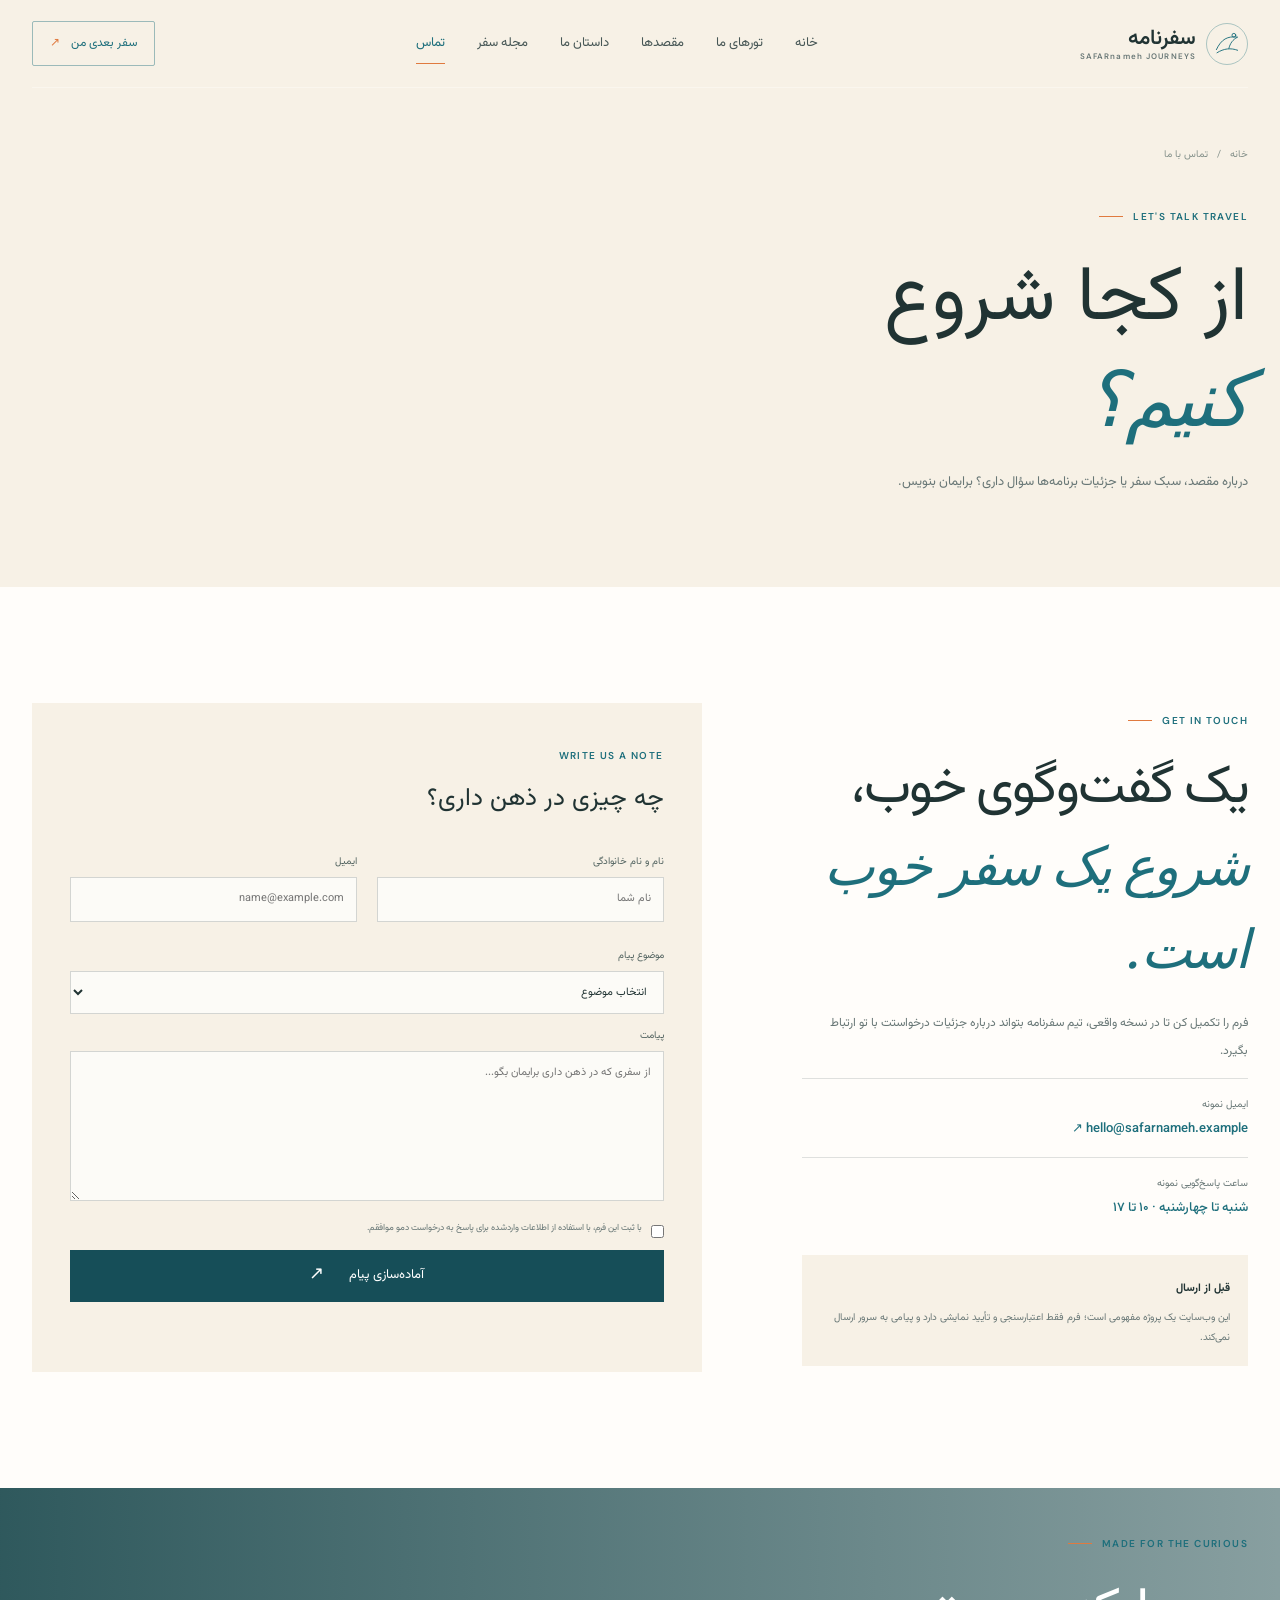
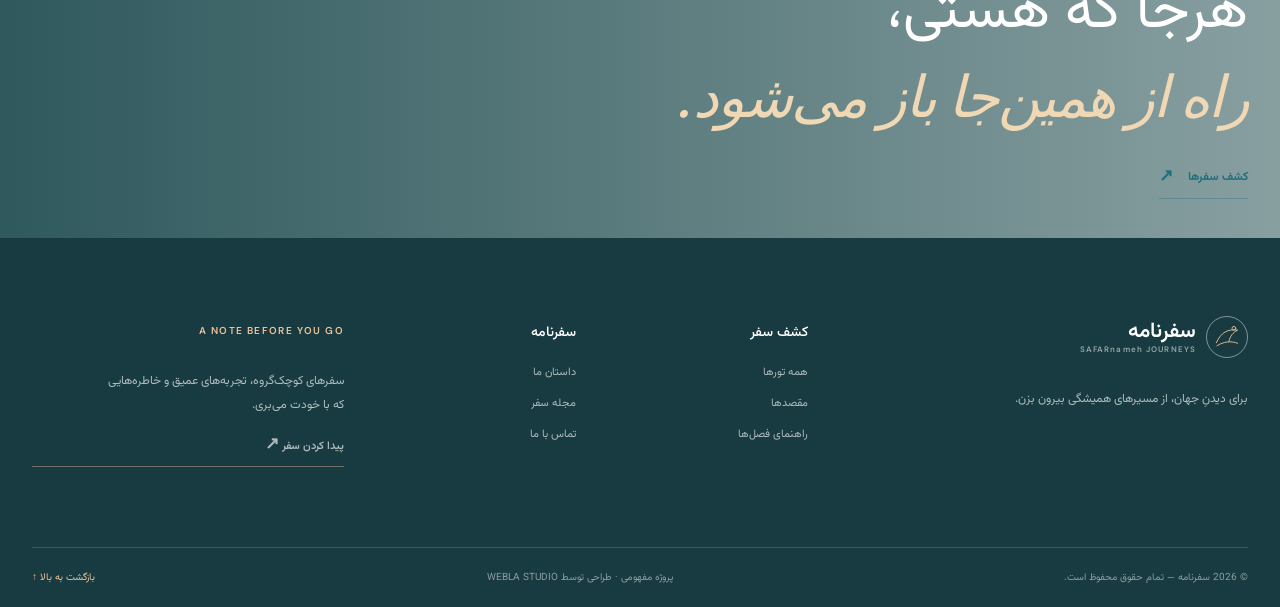
<file: contact.html>
<!doctype html>
<html lang="fa" dir="rtl">
<head>
  <meta charset="utf-8"><meta name="viewport" content="width=device-width, initial-scale=1">
  <meta name="theme-color" content="#F7F1E6"><meta name="description" content="برای مشاوره مقصد، جزئیات تورها و طراحی سفر اختصاصی با سفرنامه در ارتباط باش.">
  <meta name="robots" content="index,follow"><title>تماس با سفرنامه | سفرنامه</title>
  <link rel="canonical" href="https://safarnameh.example/contact.html">
  <meta property="og:type" content="website"><meta property="og:title" content="تماس با سفرنامه | سفرنامه"><meta property="og:description" content="برای مشاوره مقصد، جزئیات تورها و طراحی سفر اختصاصی با سفرنامه در ارتباط باش."><meta property="og:image" content="assets/og-cover.svg">
  <link rel="icon" href="assets/favicon.svg" type="image/svg+xml"><link rel="preconnect" href="https://fonts.googleapis.com"><link rel="preconnect" href="https://fonts.gstatic.com" crossorigin>
  <link href="https://fonts.googleapis.com/css2?family=DM+Sans:wght@400;500;600;700&family=Vazirmatn:wght@300;400;500;600;700&family=Playfair+Display:wght@500;600&display=swap" rel="stylesheet">
  <link rel="stylesheet" href="css/style.css">
</head>
<body data-page="contact" id="top"><a class="skip-link" href="#main">رفتن به محتوای اصلی</a>
<header class="site-header" id="siteHeader">
  <div class="header-inner container">
    <a class="brand" href="index.html" aria-label="سفرنامه، صفحه اصلی">
      <span class="brand-mark" aria-hidden="true"><svg viewBox="0 0 48 48"><path d="M7 33c8-17 18-22 34-20-8 4-12 10-14 18M8 38c11-7 22-8 33-4"/><circle cx="35" cy="10" r="3"/></svg></span>
      <span class="brand-copy"><strong>سفرنامه</strong><small>SAFARnameh JOURNEYS</small></span>
    </a>
    <button class="menu-toggle" type="button" aria-label="باز کردن منو" aria-expanded="false" aria-controls="primaryNav"><span></span><span></span></button>
    <nav class="primary-nav" id="primaryNav" aria-label="ناوبری اصلی">
      <a href="index.html" data-nav="home">خانه</a><a href="tours.html" data-nav="tours">تورهای ما</a><a href="destinations.html" data-nav="destinations">مقصدها</a><a href="about.html" data-nav="about">داستان ما</a><a href="blog.html" data-nav="blog">مجله سفر</a><a href="contact.html" data-nav="contact">تماس</a>
    </nav>
    <a class="header-cta" href="tours.html">سفر بعدی من <span aria-hidden="true">↗</span></a>
  </div>
</header><main id="main"><section class="page-hero page-hero-short"><div class="container"><div class="breadcrumbs"><a href="index.html">خانه</a><span>/</span><span>تماس با ما</span></div><span class="eyebrow"><i></i> LET'S TALK TRAVEL</span><h1>از کجا شروع<br><em>کنیم؟</em></h1><p>درباره مقصد، سبک سفر یا جزئیات برنامه‌ها سؤال داری؟ برایمان بنویس.</p></div><div class="page-hero-art" style="background-image:url('https://images.unsplash.com/photo-1469474968028-56623f02e42e?auto=format&fit=crop&w=1200&q=82')"></div></section>
<section class="section-pad"><div class="container contact-layout"><div class="contact-copy reveal"><span class="eyebrow"><i></i> GET IN TOUCH</span><h2>یک گفت‌وگوی خوب،<br><em>شروع یک سفر خوب است.</em></h2><p>فرم را تکمیل کن تا در نسخه واقعی، تیم سفرنامه بتواند درباره جزئیات درخواستت با تو ارتباط بگیرد.</p><div class="contact-method"><span>ایمیل نمونه</span><a href="mailto:hello@safarnameh.example">hello@safarnameh.example ↗</a></div><div class="contact-method"><span>ساعت پاسخ‌گویی نمونه</span><strong>شنبه تا چهارشنبه · ۱۰ تا ۱۷</strong></div><div class="contact-note"><b>قبل از ارسال</b><p>این وب‌سایت یک پروژه مفهومی است؛ فرم فقط اعتبارسنجی و تأیید نمایشی دارد و پیامی به سرور ارسال نمی‌کند.</p></div></div><form class="contact-form reveal" id="contactForm" novalidate><div class="form-heading"><span class="eyebrow">WRITE US A NOTE</span><h3>چه چیزی در ذهن داری؟</h3></div><div class="form-row"><label>نام و نام خانوادگی<input name="name" type="text" placeholder="نام شما" required minlength="2" autocomplete="name"></label><label>ایمیل<input name="email" type="email" placeholder="name@example.com" required autocomplete="email"></label></div><label>موضوع پیام<select name="subject" required><option value="">انتخاب موضوع</option><option>مشاوره انتخاب مقصد</option><option>جزئیات یکی از تورها</option><option>سفر اختصاصی</option><option>سایر موارد</option></select></label><label>پیامت<textarea name="message" rows="6" placeholder="از سفری که در ذهن داری برایمان بگو..." required minlength="10"></textarea></label><label class="consent-check"><input type="checkbox" required> <span>با ثبت این فرم، با استفاده از اطلاعات واردشده برای پاسخ به درخواست دمو موافقم.</span></label><button class="button button-dark button-full" type="submit">آماده‌سازی پیام <span>↗</span></button><p class="form-feedback" id="contactFeedback" aria-live="polite"></p></form></div></section>
<section class="contact-map-band"><div class="container contact-map-content"><span class="eyebrow"><i></i> MADE FOR THE CURIOUS</span><h2>هرجا که هستی،<br><em>راه از همین‌جا باز می‌شود.</em></h2><a class="text-link" href="tours.html">کشف سفرها <span>↗</span></a></div></section></main><footer class="site-footer">
  <div class="container footer-main">
    <div class="footer-brand"><a class="brand brand-light" href="index.html"><span class="brand-mark"><svg viewBox="0 0 48 48"><path d="M7 33c8-17 18-22 34-20-8 4-12 10-14 18M8 38c11-7 22-8 33-4"/><circle cx="35" cy="10" r="3"/></svg></span><span class="brand-copy"><strong>سفرنامه</strong><small>SAFARnameh JOURNEYS</small></span></a><p>برای دیدنِ جهان، از مسیرهای همیشگی بیرون بزن.</p></div>
    <div><h3>کشف سفر</h3><a href="tours.html">همه تورها</a><a href="destinations.html">مقصدها</a><a href="destinations.html">راهنمای فصل‌ها</a></div>
    <div><h3>سفرنامه</h3><a href="about.html">داستان ما</a><a href="blog.html">مجله سفر</a><a href="contact.html">تماس با ما</a></div>
    <div class="footer-note"><span class="eyebrow">A NOTE BEFORE YOU GO</span><p>سفرهای کوچک‌گروه، تجربه‌های عمیق و خاطره‌هایی که با خودت می‌بری.</p><a class="text-link text-link-light" href="tours.html">پیدا کردن سفر <span>↗</span></a></div>
  </div>
  <div class="container footer-bottom"><span>© <span data-year></span> سفرنامه — تمام حقوق محفوظ است.</span><span>پروژه مفهومی · طراحی توسط WEBLA STUDIO</span><a href="#top">بازگشت به بالا ↑</a></div>
</footer>
<script src="js/app.js" defer></script><script src="js/forms.js" defer></script></body></html>
</file>
<file: css/style.css>
@import url('https://fonts.googleapis.com/css2?family=DM+Sans:wght@400;500;600;700&family=Vazirmatn:wght@300;400;500;600;700&family=Playfair+Display:ital,wght@0,500;0,600;1,500;1,600&display=swap');
:root{--sand:#F7F1E6;--paper:#FFFDFA;--white:#fff;--teal:#1E6F7C;--teal-dark:#164E58;--orange:#E07A3F;--ink:#203333;--muted:#687776;--line:rgba(32,51,51,.14);--serif:'Playfair Display',Georgia,serif;--sans:'Vazirmatn',Arial,sans-serif;--latin:'DM Sans',Arial,sans-serif;--ease:cubic-bezier(.16,1,.3,1);--shadow:0 24px 70px rgba(35,53,48,.12);--container: min(1240px, calc(100% - 64px))}
*{box-sizing:border-box}html{scroll-behavior:smooth;scroll-padding-top:92px}body{margin:0;background:var(--paper);color:var(--ink);font-family:var(--sans);font-weight:400;line-height:1.9;overflow-x:hidden}body.menu-open{overflow:hidden}::selection{background:var(--teal);color:white}a{color:inherit;text-decoration:none}button,input,select,textarea{font:inherit}button{cursor:pointer}img{display:block;max-width:100%;height:auto}h1,h2,h3,p{margin-top:0}h1,h2,h3{line-height:1.38;font-weight:500}h1 em,h2 em{font-family:var(--serif);font-weight:500;font-style:italic;letter-spacing:-.035em;color:var(--teal)}.container{width:var(--container);margin-inline:auto}.section-pad{padding:116px 0}.section-warm{background:var(--sand)}.section-teal{background:var(--teal-dark);color:white}.eyebrow{display:inline-flex;align-items:center;gap:10px;font:600 10px/1.5 var(--latin);letter-spacing:.14em;color:var(--teal);direction:ltr}.eyebrow i{width:24px;height:1px;background:var(--orange);display:inline-block}.light-eyebrow{color:rgba(255,255,255,.8)}.light-eyebrow i{background:var(--orange)}.skip-link{position:absolute;top:-80px;right:20px;z-index:999;background:var(--teal);color:white;padding:10px 18px}.skip-link:focus{top:12px}.site-header{position:absolute;inset:0 0 auto;z-index:50;color:var(--ink);transition:background .35s,box-shadow .35s}.site-header.is-scrolled{position:fixed;background:rgba(255,253,250,.94);backdrop-filter:blur(16px);box-shadow:0 5px 25px rgba(30,50,48,.07)}.header-inner{min-height:88px;display:flex;align-items:center;justify-content:space-between;gap:28px;border-bottom:1px solid rgba(255,255,255,.3)}.site-header.is-scrolled .header-inner{border-color:var(--line)}.brand{display:inline-flex;align-items:center;gap:10px;flex-shrink:0}.brand-mark{display:grid;place-items:center;width:42px;height:42px;border:1px solid rgba(30,111,124,.35);border-radius:50%}.brand-mark svg{width:30px;fill:none;stroke:var(--teal);stroke-width:1.5;stroke-linecap:round;stroke-linejoin:round}.brand-copy{display:flex;flex-direction:column;line-height:1.2}.brand-copy strong{font-size:21px;font-weight:600}.brand-copy small{font:600 8px var(--latin);letter-spacing:.14em;color:var(--muted);direction:ltr}body[data-page="home"] .site-header:not(.is-scrolled),body[data-page="tour-detail"] .site-header:not(.is-scrolled){color:#fff}body[data-page="home"] .site-header:not(.is-scrolled) .brand-mark,body[data-page="tour-detail"] .site-header:not(.is-scrolled) .brand-mark{border-color:rgba(255,255,255,.55)}body[data-page="home"] .site-header:not(.is-scrolled) .brand-mark svg,body[data-page="tour-detail"] .site-header:not(.is-scrolled) .brand-mark svg{stroke:#fff}body[data-page="home"] .site-header:not(.is-scrolled) .brand-copy strong,body[data-page="tour-detail"] .site-header:not(.is-scrolled) .brand-copy strong{color:#fff}body[data-page="home"] .site-header:not(.is-scrolled) .brand-copy small,body[data-page="tour-detail"] .site-header:not(.is-scrolled) .brand-copy small{color:rgba(255,255,255,.7)}body[data-page="home"] .site-header:not(.is-scrolled) .primary-nav a,body[data-page="tour-detail"] .site-header:not(.is-scrolled) .primary-nav a{color:rgba(255,255,255,.88)}body[data-page="home"] .site-header:not(.is-scrolled) .header-cta,body[data-page="tour-detail"] .site-header:not(.is-scrolled) .header-cta{border-color:rgba(255,255,255,.62);color:#fff}body[data-page="home"] .site-header:not(.is-scrolled) .menu-toggle,body[data-page="tour-detail"] .site-header:not(.is-scrolled) .menu-toggle{border-color:rgba(255,255,255,.5)}body[data-page="home"] .site-header:not(.is-scrolled) .menu-toggle span,body[data-page="tour-detail"] .site-header:not(.is-scrolled) .menu-toggle span{background:#fff}
.primary-nav{display:flex;align-items:center;gap:clamp(18px,2.5vw,36px)}.primary-nav a{font-size:13px;color:#465655;position:relative;padding:8px 0;transition:color .25s}.primary-nav a:after{content:'';position:absolute;bottom:0;right:0;width:0;height:1px;background:var(--orange);transition:width .35s var(--ease)}.primary-nav a:hover,.primary-nav a[aria-current=page]{color:var(--teal)}.primary-nav a:hover:after,.primary-nav a[aria-current=page]:after{width:100%}.header-cta{font-size:12px;border:1px solid rgba(30,111,124,.42);padding:10px 17px;border-radius:2px;color:var(--teal);transition:.3s}.header-cta span{margin-right:8px;color:var(--orange)}.header-cta:hover{background:var(--teal);color:white}.menu-toggle{display:none}.button{min-height:52px;display:inline-flex;align-items:center;justify-content:center;gap:25px;padding:0 22px;border:1px solid transparent;font-size:13px;transition:transform .35s var(--ease),background .25s,color .25s,border .25s}.button:hover{transform:translateY(-3px)}.button span{font-size:18px;transition:transform .3s}.button:hover span{transform:translate(3px,-3px)}.button-light{background:var(--paper);color:var(--teal-dark)}.button-light:hover{background:var(--sand)}.button-dark{background:var(--teal-dark);color:white}.button-dark:hover{background:var(--teal)}.button-accent{background:var(--orange);color:white}.button-full{width:100%}.text-link{display:inline-flex;gap:15px;align-items:center;font-size:12px;font-weight:600;color:var(--teal);padding-bottom:5px;border-bottom:1px solid rgba(30,111,124,.35);transition:gap .3s var(--ease),color .25s}.text-link:hover{gap:22px;color:var(--orange)}.text-link span{font-size:17px}.hero{height:min(850px,100svh);min-height:680px;position:relative;background:#1c373b;color:white;overflow:hidden}.hero-slides,.hero-slide{position:absolute;inset:0}.hero-slide{opacity:0;visibility:hidden;transition:opacity 1s var(--ease),visibility 1s}.hero-slide.is-active{opacity:1;visibility:visible;z-index:1}.hero-slide:before{content:'';position:absolute;inset:0;background-image:var(--hero-image);background-size:cover;background-position:center;transform:scale(1.04);transition:transform 7s linear}.hero-slide.is-active:before{transform:scale(1)}.hero-shade,.detail-hero-shade{position:absolute;inset:0;background:linear-gradient(90deg,rgba(12,34,36,.62) 0%,rgba(12,34,36,.32) 53%,rgba(12,34,36,.13) 100%),linear-gradient(0deg,rgba(9,29,31,.5),transparent 45%)}.hero-content{position:relative;z-index:2;padding-top:clamp(190px,24vh,250px);max-width:var(--container)}.hero-kicker{font-size:14px;color:rgba(255,255,255,.78);margin:28px 0 10px}.hero h1,.hero h2{font-size:clamp(48px,7.4vw,100px);font-weight:400;line-height:1.23;letter-spacing:-.045em;margin-bottom:22px;max-width:800px}.hero h1 em,.hero h2 em{color:#fff1d7}.hero-description{max-width:430px;font-size:14px;line-height:2.15;color:rgba(255,255,255,.83);margin-bottom:32px}.hero-caption{position:absolute;z-index:3;bottom:105px;left:max(32px,calc((100% - 1240px)/2));right:max(32px,calc((100% - 1240px)/2));display:flex;justify-content:space-between;font:500 10px var(--latin);letter-spacing:.12em;color:rgba(255,255,255,.72)}.hero-controls{position:absolute;z-index:4;bottom:35px;left:50%;transform:translateX(-50%);display:flex;align-items:center;gap:30px}.hero-arrows{display:flex;gap:8px}.hero-arrow{border:1px solid rgba(255,255,255,.45);background:transparent;color:white;width:42px;height:42px;border-radius:50%;font-size:18px;transition:.25s}.hero-arrow:hover{background:white;color:var(--teal)}.hero-progress{display:flex;gap:7px;align-items:center}.hero-progress button{border:0;padding:0;width:20px;height:2px;background:rgba(255,255,255,.35);transition:.3s}.hero-progress button.is-active{width:48px;background:var(--orange)}.hero-scroll{margin-right:auto;font:500 9px var(--latin);letter-spacing:.15em;color:rgba(255,255,255,.7)}.hero-scroll b{font-size:17px;margin-right:12px;color:white}.intro-grid{display:grid;grid-template-columns:1fr 2.3fr 1fr;gap:30px;align-items:start}.intro-aside{display:flex;flex-direction:column;gap:90px}.intro-index{font:500 12px var(--latin);color:var(--orange);letter-spacing:.14em}.intro-copy{max-width:690px}.intro-copy h2,.section-heading h2,.manifesto-copy h2,.season-copy h2,.slim-cta h2,.story-lead h2,.values-grid h2,.contact-copy h2{font-size:clamp(34px,4.2vw,58px);font-weight:400;letter-spacing:-.04em;margin:0 0 25px}.intro-copy p,.manifesto-copy>p,.season-copy>p{max-width:570px;color:var(--muted);font-size:14px;line-height:2.25;margin:0 0 24px}.intro-stamp{width:145px;height:145px;border:1px solid rgba(224,122,63,.55);border-radius:50%;display:flex;flex-direction:column;align-items:center;justify-content:center;transform:rotate(-12deg);margin:55px auto 0;color:var(--teal);font:600 8px var(--latin);letter-spacing:.12em}.intro-stamp strong{font:italic 27px var(--serif);color:var(--orange);letter-spacing:0}.section-heading{display:flex;justify-content:space-between;align-items:end;gap:25px;margin-bottom:44px}.section-heading h2{margin:13px 0 0}.section-heading>p{max-width:300px;color:var(--muted);font-size:13px}.tour-grid{display:grid;grid-template-columns:repeat(3,minmax(0,1fr));gap:32px}.tour-card{min-width:0}.tour-image{display:block;position:relative;overflow:hidden;background:#e5e1d8;aspect-ratio:4/4.7}.tour-image img{width:100%;height:100%;object-fit:cover;transition:transform .9s var(--ease),filter .6s}.tour-card:hover .tour-image img{transform:scale(1.055);filter:saturate(.9)}.image-tag{position:absolute;top:17px;right:17px;background:rgba(255,253,250,.92);padding:5px 12px;font-size:10px;color:var(--teal)}.image-arrow{position:absolute;left:16px;bottom:16px;display:grid;place-items:center;width:40px;height:40px;background:var(--paper);border-radius:50%;color:var(--teal);transform:translateY(12px);opacity:0;transition:.4s var(--ease)}.tour-card:hover .image-arrow{opacity:1;transform:none}.tour-meta,.tour-bottom{display:flex;justify-content:space-between;gap:15px;color:var(--muted);font-size:11px}.tour-meta{padding-top:18px}.tour-card h3{font-size:19px;font-weight:500;line-height:1.7;margin:9px 0 15px}.tour-card h3 a:hover{color:var(--teal)}.tour-bottom{padding-top:12px;border-top:1px solid var(--line);align-items:center}.tour-bottom b{font:600 13px var(--latin);color:var(--teal)}.tour-type{color:#8a9691}.manifesto-grid{display:grid;grid-template-columns:1.05fr .95fr;gap:clamp(50px,9vw,135px);align-items:center}.manifesto-image{position:relative;padding:0 0 44px 44px}.manifesto-image:after{content:'';position:absolute;left:0;bottom:0;width:70%;height:72%;border:1px solid rgba(30,111,124,.4);z-index:0}.manifesto-image img{position:relative;z-index:1;width:100%;height:570px;object-fit:cover}.photo-note{position:absolute;z-index:2;bottom:18px;left:62px;color:white;font:600 9px var(--latin);letter-spacing:.17em}.manifesto-copy h2{font-size:clamp(43px,5vw,68px);margin:18px 0}.manifesto-copy>p{margin-bottom:30px}.manifesto-points{display:flex;gap:35px;margin:35px 0}.manifesto-points div{display:flex;flex-direction:column;gap:2px}.manifesto-points b{font:600 20px var(--latin);color:var(--teal)}.manifesto-points span{font-size:10px;color:var(--muted)}.season-grid{display:grid;grid-template-columns:.9fr 1.1fr;gap:100px;align-items:center}.season-copy h2{font-size:clamp(42px,5.2vw,68px);margin:20px 0}.season-copy h2 em{color:#f0d8b4}.season-copy>p{color:rgba(255,255,255,.7);margin-bottom:30px}.season-list{border-top:1px solid rgba(255,255,255,.26)}.season-list>a{display:grid;grid-template-columns:110px 1fr 2fr 20px;align-items:center;gap:18px;padding:23px 0;border-bottom:1px solid rgba(255,255,255,.26);transition:padding .3s}.season-list>a:hover{padding-inline:10px}.season-list strong{font-size:20px;font-weight:500}.season-month,.season-desc{font-size:11px;color:rgba(255,255,255,.65)}.season-list b{font-size:19px;color:#efbd8e}.journal-grid{display:grid;grid-template-columns:1.3fr .7fr;gap:48px;align-items:start}.journal-card{min-width:0}.journal-image{display:block;overflow:hidden;background:#e8e5dc}.journal-image img{width:100%;height:100%;object-fit:cover;transition:transform .8s var(--ease)}.journal-card:hover img{transform:scale(1.04)}.journal-feature .journal-image{aspect-ratio:1.42}.journal-small .journal-image{aspect-ratio:1.25}.journal-info{padding:20px 0}.journal-info .eyebrow{font-size:9px}.journal-info h3{font-size:24px;max-width:630px;margin:12px 0}.journal-small .journal-info h3{font-size:19px}.journal-info p{color:var(--muted);font-size:12px;max-width:500px}.closing-cta{position:relative;min-height:520px;display:flex;align-items:center;overflow:hidden;color:white;background:#183e43}.closing-bg{position:absolute;inset:0;background:linear-gradient(90deg,rgba(12,39,42,.8),rgba(12,39,42,.2)),url('https://images.unsplash.com/photo-1500530855697-b586d89ba3ee?auto=format&fit=crop&w=2000&q=85') center/cover}.closing-content{position:relative;padding-block:90px}.closing-content h2{font-size:clamp(42px,6vw,78px);font-weight:400;line-height:1.25;margin:20px 0 30px}.closing-content h2 em{color:#f1d9b5}.site-footer{background:#173b40;color:#fff;padding:78px 0 20px}.footer-main{display:grid;grid-template-columns:1.5fr .7fr .7fr 1.2fr;gap:50px;padding-bottom:70px}.brand-light .brand-mark{border-color:rgba(255,255,255,.45)}.brand-light .brand-mark svg{stroke:#e8bd90}.brand-light .brand-copy small{color:rgba(255,255,255,.55)}.brand-light .brand-copy strong{color:white}.footer-brand p,.footer-note p{font-size:12px;line-height:2;color:rgba(255,255,255,.66);max-width:240px;margin-top:23px}.footer-main h3{font-size:14px;margin:8px 0 20px}.footer-main>div:not(.footer-brand) a:not(.brand){display:block;color:rgba(255,255,255,.65);font-size:11px;margin:10px 0;transition:color .2s}.footer-main a:hover{color:#f0c398!important}.footer-note .eyebrow{color:#f0c398}.text-link-light{color:#f0c398;border-color:rgba(240,195,152,.4)}.footer-bottom{padding-top:20px;border-top:1px solid rgba(255,255,255,.16);display:flex;justify-content:space-between;gap:20px;color:rgba(255,255,255,.5);font-size:10px}.footer-bottom a{color:#f0c398}.page-hero-short{position:relative;min-height:490px;padding:145px 0 80px;background:var(--sand);overflow:hidden}.page-hero-short .container{position:relative;z-index:2}.page-hero-short h1{font-size:clamp(46px,6vw,78px);font-weight:400;line-height:1.22;margin:25px 0 15px;max-width:690px}.page-hero-short> .container>p{font-size:13px;color:var(--muted);max-width:470px}.page-hero-art{position:absolute;inset:0 58% 0 0;background-position:center;background-size:cover;opacity:.75;mask-image:linear-gradient(90deg,black 35%,transparent 100%)}.breadcrumbs{display:flex;align-items:center;gap:9px;font-size:10px;color:#84908a;margin-bottom:35px}.breadcrumbs a:hover{color:var(--teal)}.detail-hero{height:650px;min-height:590px;position:relative;color:white;overflow:hidden}.detail-hero>img{width:100%;height:100%;object-fit:cover;position:absolute;inset:0}.detail-hero-content{position:relative;z-index:2;padding-top:150px}.breadcrumbs-light{color:rgba(255,255,255,.65)}.breadcrumbs-light a{color:rgba(255,255,255,.8)}.detail-hero h1{font-size:clamp(45px,6.4vw,84px);font-weight:400;line-height:1.25;margin:25px 0}.detail-hero h1 em{color:#f0d6b5}.detail-hero-content>p{max-width:530px;color:rgba(255,255,255,.8);font-size:13px}.detail-hero-bottom{position:absolute;bottom:25px;left:50%;transform:translateX(-50%);display:flex;justify-content:space-between;z-index:3;border-top:1px solid rgba(255,255,255,.35);padding-top:15px;font-size:11px;color:rgba(255,255,255,.8)}.detail-hero-bottom a{color:white}.detail-hero-bottom b{margin-right:10px;color:#f0c398}.detail-summary{background:var(--sand);padding:25px 0}.summary-grid{display:grid;grid-template-columns:repeat(4,1fr)}.summary-grid>div{display:flex;flex-direction:column;gap:5px;padding:0 25px;border-left:1px solid var(--line)}.summary-grid>div:first-child{padding-right:0}.summary-grid>div:last-child{border:0}.summary-label{font-size:10px;color:var(--muted)}.summary-grid strong{font-size:14px;font-weight:500}.detail-layout{display:grid;grid-template-columns:minmax(0,1fr) 330px;gap:75px;align-items:start}.detail-main h2,.block-heading h2{font-size:clamp(32px,4vw,48px);font-weight:400;margin:15px 0}.detail-main .lead{font-size:15px;line-height:2.2;color:var(--muted);max-width:800px}.detail-gallery{display:grid;grid-template-columns:1.2fr .8fr;gap:14px;margin:42px 0 95px}.detail-gallery img{width:100%;height:360px;object-fit:cover}.detail-gallery img+img{height:300px;margin-top:60px}.block-heading{margin-bottom:30px}.block-heading>p{color:var(--muted);font-size:12px}.itinerary-list{border-top:1px solid var(--line)}.day-item{border-bottom:1px solid var(--line)}.day-item summary{list-style:none;display:grid;grid-template-columns:75px 1fr auto 20px;align-items:center;gap:15px;padding:18px 0;cursor:pointer}.day-item summary::-webkit-details-marker{display:none}.day-number{font:600 10px var(--latin);color:var(--orange)}.day-item summary strong{font-size:13px;font-weight:500}.day-place{font-size:10px;color:var(--muted)}.day-item summary>b{font:400 19px var(--latin);color:var(--teal);transition:transform .3s}.day-item[open] summary>b{transform:rotate(45deg)}.day-content{padding:0 90px 20px 0;color:var(--muted);font-size:12px}.day-content p{margin-bottom:6px}.day-content span{font-size:10px;color:var(--teal)}.route-section{padding-top:95px}.route-map-wrap{background:var(--sand);padding:15px;border:1px solid var(--line)}.route-map{width:100%;height:auto;display:block}.map-stop{cursor:pointer;outline:none}.map-stop>circle:first-child{fill:#fff;stroke:var(--teal);stroke-width:2;transition:.2s}.map-stop-core{fill:var(--orange)}.map-stop text{font-family:var(--sans);font-size:15px;fill:#294442}.map-stop.is-selected>circle:first-child,.map-stop:focus>circle:first-child{fill:var(--teal);stroke:#fff;stroke-width:3}.map-stop.is-selected .map-stop-core{fill:white}.map-water-label{font:600 10px var(--latin);letter-spacing:2px;fill:#7aa5a0;opacity:.8}.route-caption{display:flex;align-items:center;gap:12px;padding:12px 7px 2px}.route-dot{width:8px;height:8px;background:var(--orange);border-radius:50%}.route-caption p{margin:0;font-size:11px;color:var(--muted)}.included-grid{display:grid;grid-template-columns:1.2fr 1fr 1fr;gap:20px;padding-top:85px}.included-grid h2{font-size:29px}.included-grid ul{padding:0 20px 0 0;margin:0;color:var(--muted);font-size:11px}.included-grid li{margin:8px 0}.booking-aside{position:sticky;top:112px}.booking-card{background:var(--sand);padding:27px;border:1px solid rgba(30,111,124,.12)}.booking-card .eyebrow{font-size:9px}.booking-label{display:block;color:var(--muted);font-size:10px;margin-top:22px}.booking-price{display:block;font:600 34px var(--latin);color:var(--teal);margin:0 0 3px}.booking-price small{font:500 12px var(--sans)}.demo-disclaimer{font-size:9px;color:#9a7a55}.booking-divider{height:1px;background:var(--line);margin:20px 0}.booking-facts{display:grid;gap:12px;margin-bottom:22px}.booking-facts span{display:flex;justify-content:space-between;font-size:10px;color:var(--muted)}.booking-facts b{color:var(--ink);font-weight:500}.booking-small{color:var(--muted);font-size:9px;text-align:center;margin:10px 0 25px}.booking-form{border-top:1px solid var(--line);padding-top:15px}.booking-form h3{font-size:15px}.booking-form label,.contact-form label{display:block;font-size:10px;color:#536461;margin:12px 0}.booking-form input,.booking-form select,.booking-form textarea,.contact-form input,.contact-form select,.contact-form textarea{width:100%;margin-top:6px;padding:11px 12px;border:1px solid rgba(32,51,51,.19);background:rgba(255,255,255,.7);border-radius:0;outline:none;font-size:11px;color:var(--ink);transition:border .2s,box-shadow .2s}.booking-form input:focus,.booking-form select:focus,.booking-form textarea:focus,.contact-form input:focus,.contact-form select:focus,.contact-form textarea:focus{border-color:var(--teal);box-shadow:0 0 0 3px rgba(30,111,124,.1)}.form-feedback{font-size:11px;margin:10px 0 0;color:var(--teal);min-height:22px}.slim-cta{text-align:center;max-width:780px}.slim-cta h2{margin:17px 0}.slim-cta p{color:var(--muted);font-size:13px;max-width:570px;margin:0 auto 25px}.catalog-toolbar{display:flex;justify-content:space-between;align-items:end;margin-bottom:35px}.catalog-toolbar h2{font-size:34px;font-weight:400;margin:12px 0 0}.result-count{font:500 11px var(--sans);color:var(--muted);vertical-align:middle;margin-right:8px}.sort-control{font-size:10px;color:var(--muted)}.sort-control select{margin-right:10px;padding:8px 10px;border:1px solid var(--line);background:transparent;color:var(--ink);font-size:10px}.catalog-layout{display:grid;grid-template-columns:230px minmax(0,1fr);gap:45px}.filter-panel{border-top:2px solid var(--teal);padding-top:15px;align-self:start;position:sticky;top:112px}.filter-title{display:flex;justify-content:space-between;align-items:center}.filter-title h3{font-size:16px}.filter-title button{border:0;background:none;color:var(--orange);font-size:10px}.filter-panel fieldset{padding:18px 0;border:0;border-bottom:1px solid var(--line);margin:0}.filter-panel legend{font-size:12px;font-weight:600;margin-bottom:8px}.filter-option{display:flex;align-items:center;gap:9px;font-size:11px;color:var(--muted);margin:10px 0;cursor:pointer}.filter-option input{accent-color:var(--teal)}.filter-panel output{font:500 10px var(--latin);color:var(--teal);display:block;margin-top:6px}.price-range{width:100%;accent-color:var(--teal);direction:ltr}.range-labels{display:flex;justify-content:space-between;color:#8a9691;font:9px var(--latin)}.filter-note{font-size:9px;color:#a28b6e;margin-top:18px}.catalog-grid{grid-template-columns:repeat(3,minmax(0,1fr));gap:30px 22px}.catalog-grid .tour-card[hidden],.blog-card[hidden]{display:none}.empty-state{text-align:center;padding:80px 20px;background:var(--sand)}.empty-state>span{font-size:45px;color:var(--orange)}.empty-state h3{font-size:21px}.empty-state p{font-size:12px;color:var(--muted)}.destination-grid{display:grid;grid-template-columns:1fr 1fr;gap:22px}.destination-card{position:relative;overflow:hidden;min-height:400px;color:white;background:#244448}.destination-large{grid-row:span 2;min-height:820px}.destination-card>img{position:absolute;inset:0;width:100%;height:100%;object-fit:cover;transition:transform 1s var(--ease)}.destination-card:hover>img{transform:scale(1.045)}.destination-shade{position:absolute;inset:0;background:linear-gradient(0deg,rgba(10,35,39,.85),rgba(10,35,39,.03) 75%)}.destination-info{position:absolute;right:32px;bottom:32px;left:32px}.destination-info>span:first-child{font:500 9px var(--latin);letter-spacing:.12em;color:#efc69d}.destination-info h3{font:500 43px var(--serif);margin:7px 0}.destination-info p{font-size:12px;color:rgba(255,255,255,.8);max-width:330px}.season-chip{display:inline-block;border:1px solid rgba(255,255,255,.45);padding:5px 10px;font-size:9px;color:#fff;margin:8px 0 14px}.destination-info a{display:block;font-size:11px;color:white}.season-guide{display:grid;grid-template-columns:.75fr 1.25fr;gap:80px;align-items:center}.season-guide-heading h2{font-size:clamp(38px,4.5vw,58px);font-weight:400;margin:20px 0}.season-guide-heading h2 em{color:#f0d8b4}.season-guide-heading p{font-size:11px;color:rgba(255,255,255,.7);max-width:340px}.season-table{border-top:1px solid rgba(255,255,255,.28)}.season-row{display:grid;grid-template-columns:.65fr 1.4fr 1fr;gap:20px;padding:16px 0;border-bottom:1px solid rgba(255,255,255,.23);font-size:10px;color:rgba(255,255,255,.75)}.season-row strong{color:white;font-size:12px}.season-head{font:600 9px var(--latin);color:#efc69d;letter-spacing:.08em}.story-grid{display:grid;grid-template-columns:1fr 1fr;gap:100px}.story-lead h2{margin-top:20px}.story-copy .lead{font-size:17px;color:var(--teal);line-height:2.1}.story-copy p:not(.lead){color:var(--muted);font-size:13px;line-height:2.35}.story-copy .text-link{margin-top:12px}.story-photo-band{height:480px;position:relative;overflow:hidden}.story-photo-band img{width:100%;height:100%;object-fit:cover}.story-photo-band:after{content:'';position:absolute;inset:0;background:rgba(15,48,50,.28)}.story-photo-band span{position:absolute;z-index:1;left:7%;bottom:40px;color:white;font:600 12px var(--latin);letter-spacing:.18em}.values-grid{display:grid;grid-template-columns:.8fr 1.2fr;gap:100px}.value-list{border-top:1px solid var(--line)}.value-item{display:grid;grid-template-columns:55px 1fr;gap:20px;border-bottom:1px solid var(--line);padding:21px 0}.value-item>span{font:500 11px var(--latin);color:var(--orange)}.value-item h3{font-size:17px;margin:0 0 5px}.value-item p{font-size:11px;color:var(--muted);margin:0}.featured-article{display:grid;grid-template-columns:1.2fr .8fr;gap:60px;align-items:center;background:var(--sand);padding:25px}.featured-article-image{display:block;overflow:hidden;aspect-ratio:1.35}.featured-article-image img{width:100%;height:100%;object-fit:cover;transition:transform .8s}.featured-article-image:hover img{transform:scale(1.04)}.featured-article-copy{padding:15px 20px 15px 35px}.featured-article-copy h2{font-size:clamp(27px,3vw,40px);font-weight:400;margin:18px 0}.featured-article-copy h2 a:hover{color:var(--teal)}.featured-article-copy p{font-size:12px;color:var(--muted);line-height:2.2}.blog-list-heading{margin-top:100px}.blog-cats{display:flex;gap:10px;flex-wrap:wrap}.blog-cats button{background:none;border:1px solid var(--line);font-size:10px;padding:8px 15px;color:var(--muted)}.blog-cats button.is-active,.blog-cats button:hover{background:var(--teal);color:white;border-color:var(--teal)}.blog-grid{display:grid;grid-template-columns:repeat(3,minmax(0,1fr));gap:40px 25px}.blog-image{display:block;aspect-ratio:1.35;overflow:hidden;background:var(--sand)}.blog-image img{width:100%;height:100%;object-fit:cover;transition:transform .8s var(--ease)}.blog-card:hover .blog-image img{transform:scale(1.05)}.blog-card-meta{display:flex;gap:20px;color:var(--orange);font-size:9px;margin-top:15px}.blog-card h3{font-size:17px;font-weight:500;line-height:1.7;margin:8px 0 10px}.blog-card h3 a:hover{color:var(--teal)}.blog-card .text-link{font-size:10px}.article-header{padding-top:150px;padding-bottom:45px;max-width:900px}.article-header h1{font-size:clamp(38px,5vw,62px);font-weight:400;line-height:1.55;margin:25px 0}.article-header h1 em{color:var(--teal)}.article-deck{color:var(--muted);font-size:15px;max-width:730px}.article-byline{display:flex;gap:25px;font-size:10px;color:#89948e;margin-top:30px}.article-cover{height:530px;overflow:hidden}.article-cover img{width:100%;height:100%;object-fit:cover}.article-body-wrap{display:grid;grid-template-columns:200px minmax(0,720px);justify-content:center;gap:75px;padding-top:80px;padding-bottom:110px}.article-aside{position:sticky;top:120px;align-self:start;display:flex;flex-direction:column;gap:13px;border-top:2px solid var(--teal);padding-top:14px}.article-aside span{font-size:11px;font-weight:600;margin-bottom:7px}.article-aside a{font-size:10px;color:var(--muted)}.article-aside a:hover{color:var(--teal)}.article-body{font-size:14px;line-height:2.45;color:#4b5c58}.article-body .lead{font-size:17px;color:var(--teal)}.article-body h2{font-size:27px;font-weight:500;color:var(--ink);margin:42px 0 12px}.article-body blockquote{margin:35px 0;padding:20px 25px;border-right:3px solid var(--orange);background:var(--sand);font-size:18px;color:var(--teal-dark)}.article-body figure{margin:35px 0}.article-body figure img{width:100%;max-height:460px;object-fit:cover}.article-body figcaption{font-size:10px;color:#8a9691;margin-top:8px}.article-body li{margin:7px 0}.article-end{border-top:1px solid var(--line);margin-top:50px;padding-top:20px;display:flex;justify-content:space-between;gap:20px;align-items:center;font-size:10px}.contact-layout{display:grid;grid-template-columns:.8fr 1.2fr;gap:100px;align-items:start}.contact-copy h2{margin:18px 0}.contact-copy>p{font-size:12px;color:var(--muted);line-height:2.3}.contact-method{border-top:1px solid var(--line);padding:16px 0;display:flex;flex-direction:column;gap:3px}.contact-method span{font-size:10px;color:var(--muted)}.contact-method a,.contact-method strong{font-size:13px;color:var(--teal);font-weight:500}.contact-note{background:var(--sand);padding:18px;margin-top:18px}.contact-note b{font-size:11px}.contact-note p{font-size:10px;line-height:2;color:var(--muted);margin:5px 0 0}.contact-form{background:var(--sand);padding:38px}.form-heading h3{font-size:25px;font-weight:400;margin:10px 0 24px}.form-row{display:grid;grid-template-columns:1fr 1fr;gap:20px}.contact-form .consent-check{display:flex;align-items:start;gap:9px}.consent-check input{width:auto;margin:5px 0 0;accent-color:var(--teal)}.consent-check span{font-size:9px;color:var(--muted)}.contact-map-band{min-height:350px;background:linear-gradient(90deg,rgba(18,66,71,.88),rgba(18,66,71,.5)),url('https://images.unsplash.com/photo-1500530855697-b586d89ba3ee?auto=format&fit=crop&w=1800&q=85') center/cover;color:white;display:flex;align-items:center}.contact-map-content h2{font-size:clamp(35px,4.5vw,58px);font-weight:400;margin:18px 0}.contact-map-content h2 em{color:#f0d8b4}.not-found{min-height:780px;padding:160px 0 100px;background:var(--sand);text-align:center;overflow:hidden}.not-found-art{height:220px;display:flex;justify-content:center;align-items:center;gap:15px;color:rgba(30,111,124,.18);font:600 170px var(--serif);line-height:1}.not-found-art svg{width:155px;fill:none;stroke:var(--orange);stroke-width:1.5}.not-found-copy{max-width:600px}.not-found-copy h1{font-size:clamp(42px,5vw,64px);font-weight:400;margin:18px 0}.not-found-copy p{font-size:12px;color:var(--muted);margin-bottom:25px}.not-found-copy .text-link{margin-right:20px}.reveal{opacity:0;transform:translateY(24px);transition:opacity .8s var(--ease),transform .8s var(--ease)}.reveal.is-visible{opacity:1;transform:none}:focus-visible{outline:2px solid var(--orange);outline-offset:4px}body::-webkit-scrollbar{width:10px}body::-webkit-scrollbar-track{background:var(--sand)}body::-webkit-scrollbar-thumb{background:#7b9a94;border:2px solid var(--sand)}
@media(max-width:1050px){:root{--container:min(100% - 48px,900px)}.primary-nav{gap:16px}.primary-nav a{font-size:11px}.header-cta{padding:8px 12px;font-size:10px}.intro-grid{grid-template-columns:.6fr 2fr}.intro-stamp{display:none}.detail-layout{grid-template-columns:minmax(0,1fr) 290px;gap:35px}.catalog-layout{grid-template-columns:190px minmax(0,1fr);gap:25px}.catalog-grid{grid-template-columns:repeat(2,minmax(0,1fr))}.footer-main{gap:30px}.season-grid,.season-guide{gap:50px}.contact-layout{gap:50px}}
@media(max-width:760px){:root{--container:calc(100% - 38px)}html{scroll-padding-top:72px}.section-pad{padding:78px 0}.header-inner{min-height:72px}.brand-mark{width:36px;height:36px}.brand-copy strong{font-size:18px}.menu-toggle{display:flex;width:42px;height:42px;background:none;border:1px solid var(--line);align-items:center;justify-content:center;flex-direction:column;gap:6px;margin-right:auto}.menu-toggle span{width:17px;height:1px;background:var(--teal);transition:.25s}.menu-toggle[aria-expanded=true] span:first-child{transform:translateY(3.5px) rotate(45deg)}.menu-toggle[aria-expanded=true] span:last-child{transform:translateY(-3.5px) rotate(-45deg)}.header-cta{display:none}.primary-nav{position:fixed;top:72px;right:0;left:0;height:calc(100svh - 72px);padding:25px 28px 50px;background:var(--paper);display:flex;align-items:stretch;flex-direction:column;gap:0;transform:translateY(-8px);opacity:0;visibility:hidden;transition:.35s var(--ease);overflow-y:auto}.primary-nav.is-open{opacity:1;visibility:visible;transform:none}.primary-nav a{font-size:19px;padding:16px 0;border-bottom:1px solid var(--line)}.hero{height:88svh;min-height:650px;max-height:850px}.hero-content{padding-top:185px}.hero h1,.hero h2{font-size:clamp(45px,11vw,72px)}.hero-description{font-size:12px;max-width:330px}.hero-caption{bottom:100px;left:19px;right:19px;font-size:8px}.hero-controls{bottom:27px;gap:18px}.hero-scroll{font-size:7px}.hero-arrow{width:36px;height:36px}.intro-grid{grid-template-columns:1fr;gap:25px}.intro-aside{gap:10px}.intro-index{display:none}.intro-copy h2,.section-heading h2,.manifesto-copy h2,.season-copy h2,.slim-cta h2,.story-lead h2,.values-grid h2,.contact-copy h2{font-size:clamp(34px,8.4vw,48px)}.intro-copy p{font-size:12px}.section-heading{align-items:start;flex-direction:column;margin-bottom:28px}.section-heading h2{margin-top:10px}.tour-grid{grid-template-columns:1fr;gap:30px}.tour-image{aspect-ratio:1.28}.tour-card h3{font-size:17px}.home-tour-grid .tour-card:nth-child(n+3){display:none}.manifesto-grid{grid-template-columns:1fr;gap:40px}.manifesto-image{padding:0 0 28px 28px}.manifesto-image img{height:390px}.photo-note{left:42px;font-size:8px}.manifesto-copy h2{margin:13px 0}.manifesto-points{gap:22px}.manifesto-points b{font-size:17px}.season-grid{grid-template-columns:1fr;gap:45px}.season-copy h2{font-size:47px}.season-list>a{grid-template-columns:85px 1fr 20px;gap:12px;padding:18px 0}.season-desc{grid-column:2;grid-row:2}.season-list b{grid-column:3;grid-row:1 / span 2}.journal-grid{grid-template-columns:1fr;gap:20px}.journal-small .journal-image{aspect-ratio:1.5}.journal-info h3{font-size:20px}.closing-cta{min-height:430px}.closing-content h2{font-size:48px}.footer-main{grid-template-columns:1fr 1fr;gap:34px 22px;padding-bottom:45px}.footer-brand,.footer-note{grid-column:1/-1}.footer-main h3{margin-bottom:12px}.footer-bottom{flex-direction:column;gap:7px;font-size:9px}.page-hero-short{min-height:430px;padding:115px 0 65px}.page-hero-short h1{font-size:clamp(43px,10vw,64px)}.page-hero-art{inset:0 48% 0 0;opacity:.4}.detail-hero{height:640px;min-height:580px}.detail-hero-content{padding-top:125px}.detail-hero h1{font-size:clamp(43px,10vw,68px)}.detail-hero-content>p{max-width:340px;font-size:11px}.detail-hero-bottom{width:calc(100% - 38px);font-size:9px}.detail-summary{padding:20px 0}.summary-grid{grid-template-columns:1fr 1fr;gap:18px}.summary-grid>div{padding:0 12px;border-left:0;border-right:1px solid var(--line)}.summary-grid>div:nth-child(odd){padding-right:0;border-right:0}.summary-grid strong{font-size:12px}.detail-layout{grid-template-columns:1fr;gap:55px}.detail-main .lead{font-size:13px}.detail-gallery{gap:9px;margin:30px 0 65px}.detail-gallery img{height:240px}.detail-gallery img+img{height:205px;margin-top:35px}.detail-main h2,.block-heading h2{font-size:33px}.day-item summary{grid-template-columns:55px 1fr 18px;gap:8px;padding:15px 0}.day-item summary strong{font-size:11px}.day-place{display:none}.day-content{padding-right:63px;font-size:11px}.route-section{padding-top:65px}.route-map-wrap{padding:6px}.map-stop text{font-size:17px}.route-caption p{font-size:10px}.included-grid{grid-template-columns:1fr 1fr;gap:14px;padding-top:60px}.included-grid>div{grid-column:1/-1}.included-grid h2{font-size:25px}.included-grid ul{font-size:10px}.booking-aside{position:static}.booking-card{padding:22px}.catalog-toolbar{align-items:start;flex-direction:column;gap:15px}.catalog-toolbar h2{font-size:29px}.catalog-layout{grid-template-columns:1fr;gap:25px}.filter-panel{position:static;display:grid;grid-template-columns:1fr 1fr;gap:0 20px}.filter-title{grid-column:1/-1}.filter-panel fieldset{padding:12px 0}.filter-panel fieldset:last-of-type{grid-column:1/-1}.filter-note{grid-column:1/-1}.catalog-grid{grid-template-columns:1fr 1fr;gap:27px 13px}.catalog-grid .tour-image{aspect-ratio:1/1.22}.catalog-grid .tour-card h3{font-size:14px}.catalog-grid .tour-meta,.catalog-grid .tour-bottom{font-size:9px}.catalog-grid .tour-type{display:none}.destination-grid{grid-template-columns:1fr;gap:15px}.destination-large{grid-row:auto;min-height:570px}.destination-card{min-height:400px}.destination-info{right:22px;left:22px;bottom:22px}.destination-info h3{font-size:36px}.season-guide{grid-template-columns:1fr;gap:35px}.season-row{grid-template-columns:.55fr 1.15fr 1fr;gap:8px;font-size:9px;padding:13px 0}.season-row strong{font-size:10px}.story-grid,.values-grid{grid-template-columns:1fr;gap:30px}.story-copy .lead{font-size:15px}.story-copy p:not(.lead){font-size:12px}.story-photo-band{height:330px}.story-photo-band span{font-size:9px;bottom:25px}.value-item{grid-template-columns:35px 1fr;gap:12px}.featured-article{grid-template-columns:1fr;gap:15px;padding:14px}.featured-article-copy{padding:12px 8px 18px}.featured-article-copy h2{font-size:27px}.blog-list-heading{margin-top:65px}.blog-cats{gap:6px}.blog-cats button{padding:7px 10px}.blog-grid{grid-template-columns:1fr 1fr;gap:28px 14px}.blog-card h3{font-size:14px}.blog-card-meta{font-size:8px;gap:10px}.article-header{padding-top:120px}.article-header h1{font-size:35px;line-height:1.5}.article-deck{font-size:12px}.article-cover{height:310px}.article-body-wrap{grid-template-columns:1fr;gap:25px;padding-top:50px}.article-aside{position:static;display:grid;grid-template-columns:1fr 1fr;gap:10px}.article-aside span{grid-column:1/-1}.article-body{font-size:12px;line-height:2.35}.article-body h2{font-size:23px}.article-body blockquote{font-size:15px}.article-end{flex-direction:column;align-items:start}.contact-layout{grid-template-columns:1fr;gap:38px}.contact-copy h2{font-size:39px}.contact-form{padding:22px 17px}.form-row{grid-template-columns:1fr;gap:0}.contact-map-band{min-height:300px}.contact-map-content h2{font-size:40px}.not-found{min-height:700px;padding:140px 0 80px}.not-found-art{height:170px;font-size:130px}.not-found-art svg{width:120px}}
@media(max-width:390px){:root{--container:calc(100% - 30px)}.hero h1,.hero h2{font-size:43px}.hero-controls{gap:12px}.hero-scroll{display:none}.catalog-grid{grid-template-columns:1fr}.catalog-grid .tour-image{aspect-ratio:1.35}.blog-grid{grid-template-columns:1fr}.season-row{grid-template-columns:.5fr 1fr}.season-row span:last-child{grid-column:2}.detail-hero-bottom span:nth-child(2){display:none}}
@media(prefers-reduced-motion:reduce){*,*::before,*::after{scroll-behavior:auto!important;animation-duration:.01ms!important;animation-iteration-count:1!important;transition-duration:.01ms!important}.reveal{opacity:1;transform:none}.hero-slide:before{transition:none}}
</file>
